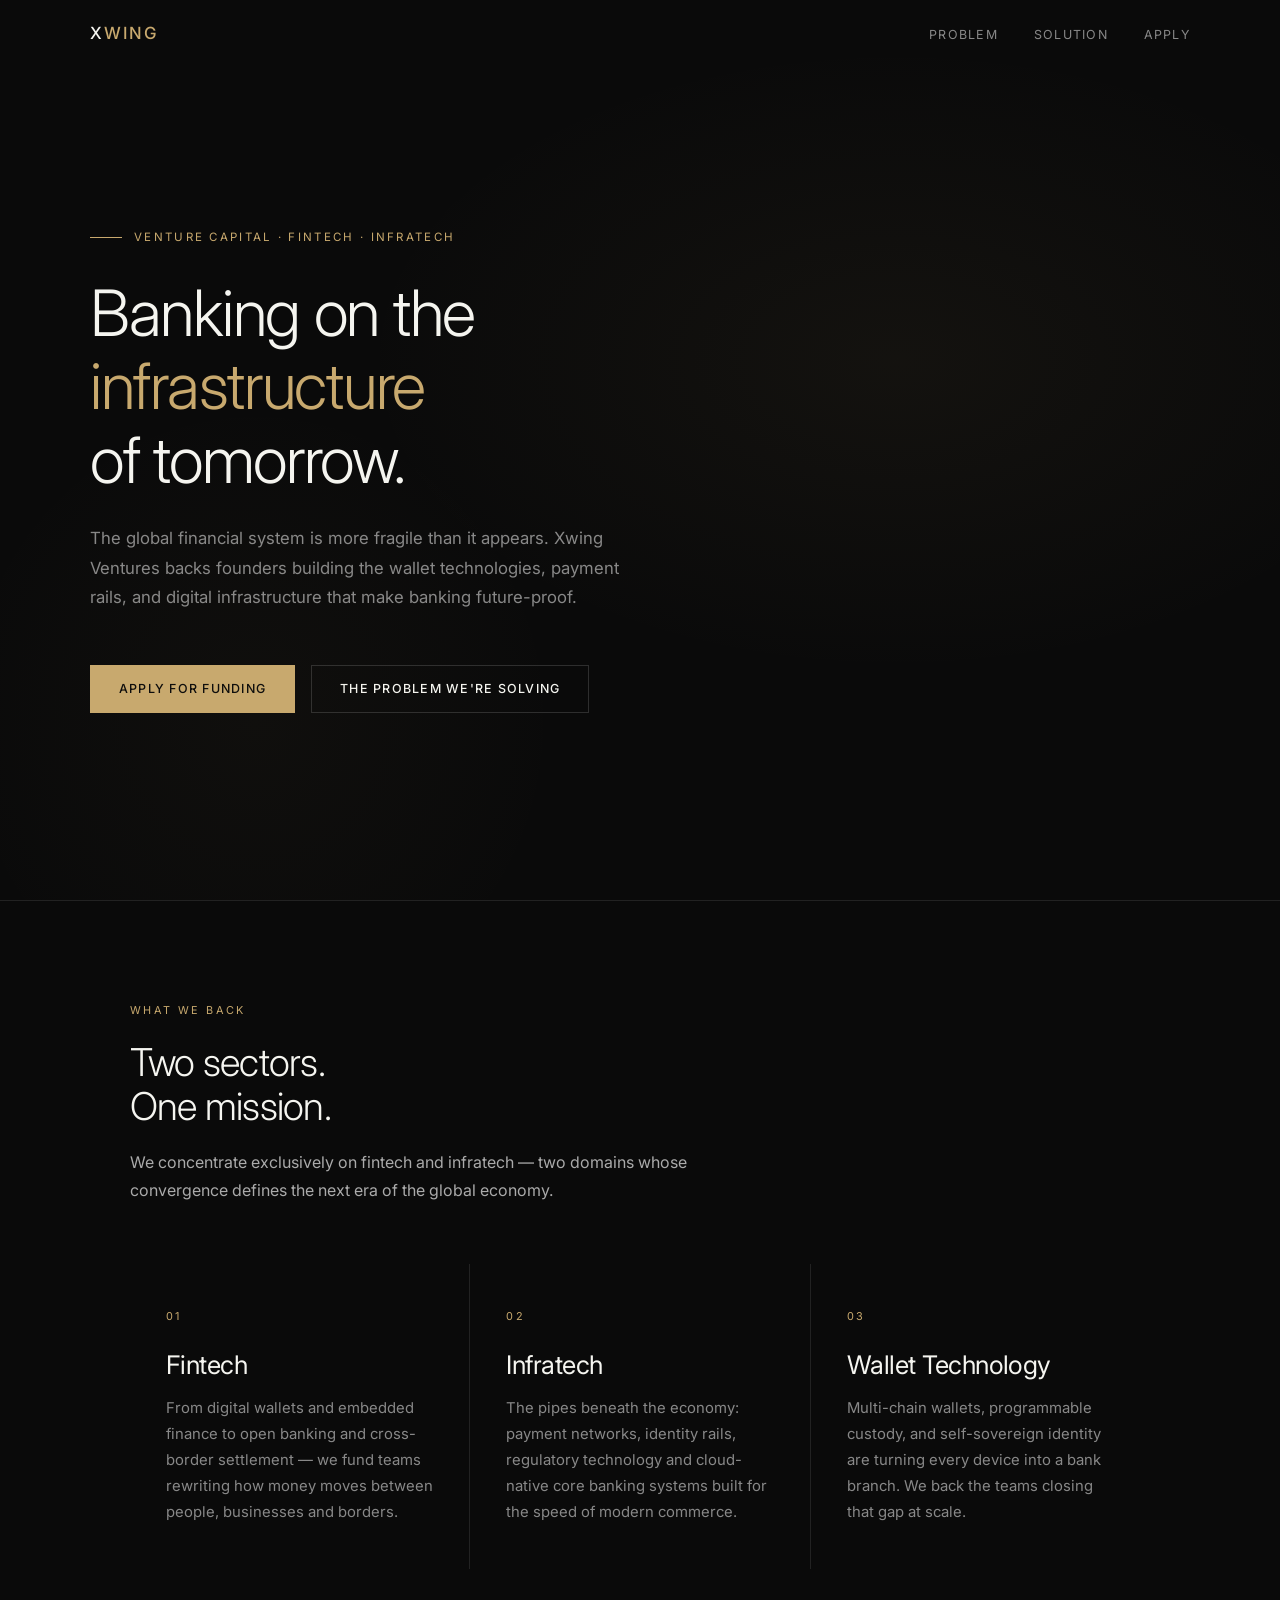
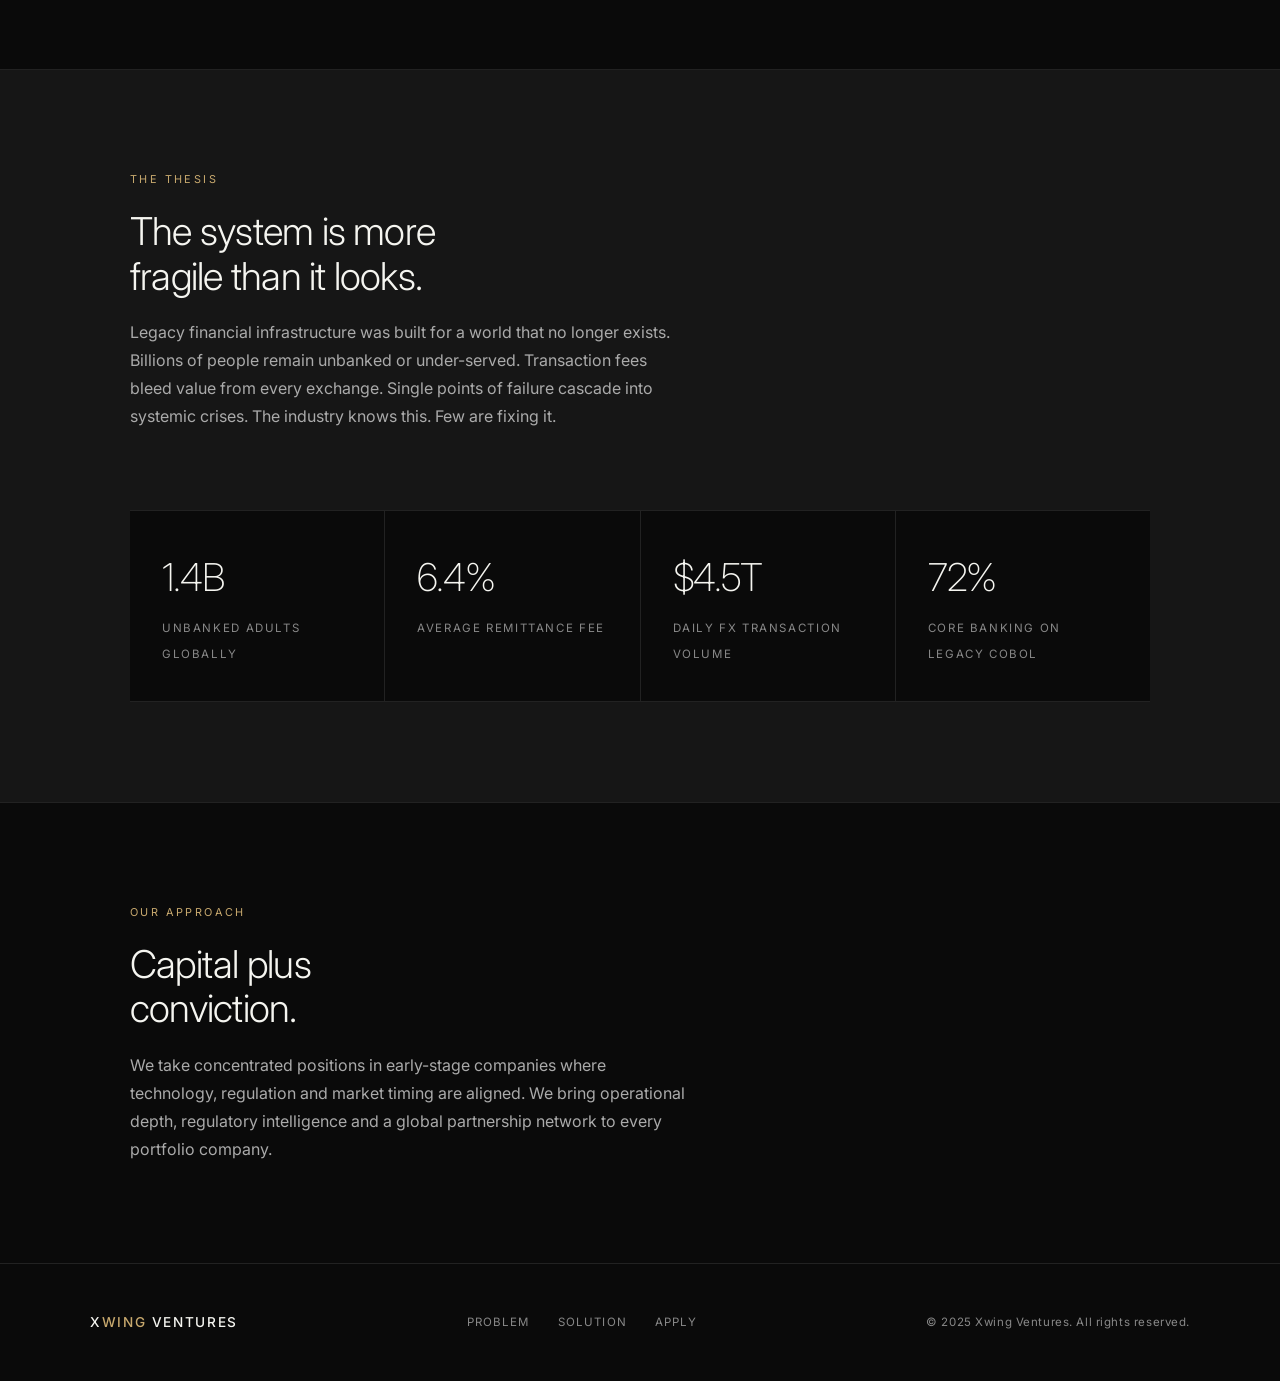
<file: index.html>
<!DOCTYPE html>
<html lang="en">
<head>
  <meta charset="UTF-8" />
  <meta name="viewport" content="width=device-width, initial-scale=1.0" />
  <title>Xwing Ventures — Fintech & Infratech Capital</title>
  <meta name="description" content="Xwing Ventures backs the builders of tomorrow's financial infrastructure. We invest in fintech and infratech companies rewriting the rules of money movement." />
  <link rel="preconnect" href="https://fonts.googleapis.com" />
  <link rel="preconnect" href="https://fonts.gstatic.com" crossorigin />
  <link href="https://fonts.googleapis.com/css2?family=Inter:wght@300;400;500&display=swap" rel="stylesheet" />
  <link rel="stylesheet" href="style.css" />
</head>
<body>

  <!-- ===== NAVIGATION ===== -->
  <nav>
    <div class="nav-inner">
      <a class="nav-logo" href="index.html">X<span>wing</span></a>
      <ul class="nav-links">
        <li><a href="problem.html">Problem</a></li>
        <li><a href="solution.html">Solution</a></li>
        <li><a href="apply.html">Apply</a></li>
      </ul>
      <button class="nav-toggle" aria-label="Toggle menu">
        <span></span><span></span><span></span>
      </button>
    </div>
  </nav>

  <!-- ===== HERO ===== -->
  <section class="hero">
    <div class="hero-inner">
      <p class="hero-label">Venture Capital · Fintech · Infratech</p>
      <h1>Banking on the<br /><em>infrastructure</em><br />of tomorrow.</h1>
      <p class="hero-sub">
        The global financial system is more fragile than it appears.
        Xwing Ventures backs founders building the wallet technologies,
        payment rails, and digital infrastructure that make banking
        future-proof.
      </p>
      <div class="hero-cta">
        <a href="apply.html" class="btn btn-primary">Apply for Funding</a>
        <a href="problem.html" class="btn btn-outline">The Problem We're Solving</a>
      </div>
    </div>
  </section>

  <hr class="rule" />

  <!-- ===== FOCUS AREAS ===== -->
  <section class="section">
    <div class="container">
      <p class="section-label">What We Back</p>
      <h2 class="section-title">Two sectors.<br />One mission.</h2>
      <p class="section-body">
        We concentrate exclusively on fintech and infratech — two domains
        whose convergence defines the next era of the global economy.
      </p>

      <div class="grid-3">
        <div class="card">
          <span class="card-number">01</span>
          <h3>Fintech</h3>
          <p>
            From digital wallets and embedded finance to open banking
            and cross-border settlement — we fund teams rewriting how
            money moves between people, businesses and borders.
          </p>
        </div>
        <div class="card">
          <span class="card-number">02</span>
          <h3>Infratech</h3>
          <p>
            The pipes beneath the economy: payment networks, identity
            rails, regulatory technology and cloud-native core banking
            systems built for the speed of modern commerce.
          </p>
        </div>
        <div class="card">
          <span class="card-number">03</span>
          <h3>Wallet Technology</h3>
          <p>
            Multi-chain wallets, programmable custody, and self-sovereign
            identity are turning every device into a bank branch.
            We back the teams closing that gap at scale.
          </p>
        </div>
      </div>
    </div>
  </section>

  <hr class="rule" />

  <!-- ===== FRAGILITY SECTION ===== -->
  <section class="section section-alt">
    <div class="container">
      <p class="section-label">The Thesis</p>
      <h2 class="section-title">The system is more<br />fragile than it looks.</h2>
      <p class="section-body">
        Legacy financial infrastructure was built for a world that no
        longer exists. Billions of people remain unbanked or under-served.
        Transaction fees bleed value from every exchange. Single points
        of failure cascade into systemic crises. The industry knows this.
        Few are fixing it.
      </p>
      <div class="stat-row">
        <div class="stat-item">
          <span class="stat-value">1.4B</span>
          <span class="stat-label">Unbanked adults globally</span>
        </div>
        <div class="stat-item">
          <span class="stat-value">6.4%</span>
          <span class="stat-label">Average remittance fee</span>
        </div>
        <div class="stat-item">
          <span class="stat-value">$4.5T</span>
          <span class="stat-label">Daily FX transaction volume</span>
        </div>
        <div class="stat-item">
          <span class="stat-value">72%</span>
          <span class="stat-label">Core banking on legacy COBOL</span>
        </div>
      </div>
    </div>
  </section>

  <hr class="rule" />

  <!-- ===== APPROACH ===== -->
  <section class="section">
    <div class="container">
      <p class="section-label">Our Approach</p>
      <h2 class="section-title">Capital plus<br />conviction.</h2>
      <p class="section-body">
        We take concentrated positions in early-stage companies where
        technology, regulation and market timing are aligned. We bring
        operational depth, regulatory intelligence and a global
        partnership network to every portfolio company.
      </p>
    </div>
  </section>

  <!-- ===== FOOTER ===== -->
  <footer>
    <div class="footer-inner">
      <span class="footer-logo">X<span>wing</span> Ventures</span>
      <nav class="footer-links">
        <a href="problem.html">Problem</a>
        <a href="solution.html">Solution</a>
        <a href="apply.html">Apply</a>
      </nav>
      <span class="footer-copy">© 2025 Xwing Ventures. All rights reserved.</span>
    </div>
  </footer>

  <script src="main.js"></script>
</body>
</html>
</file>
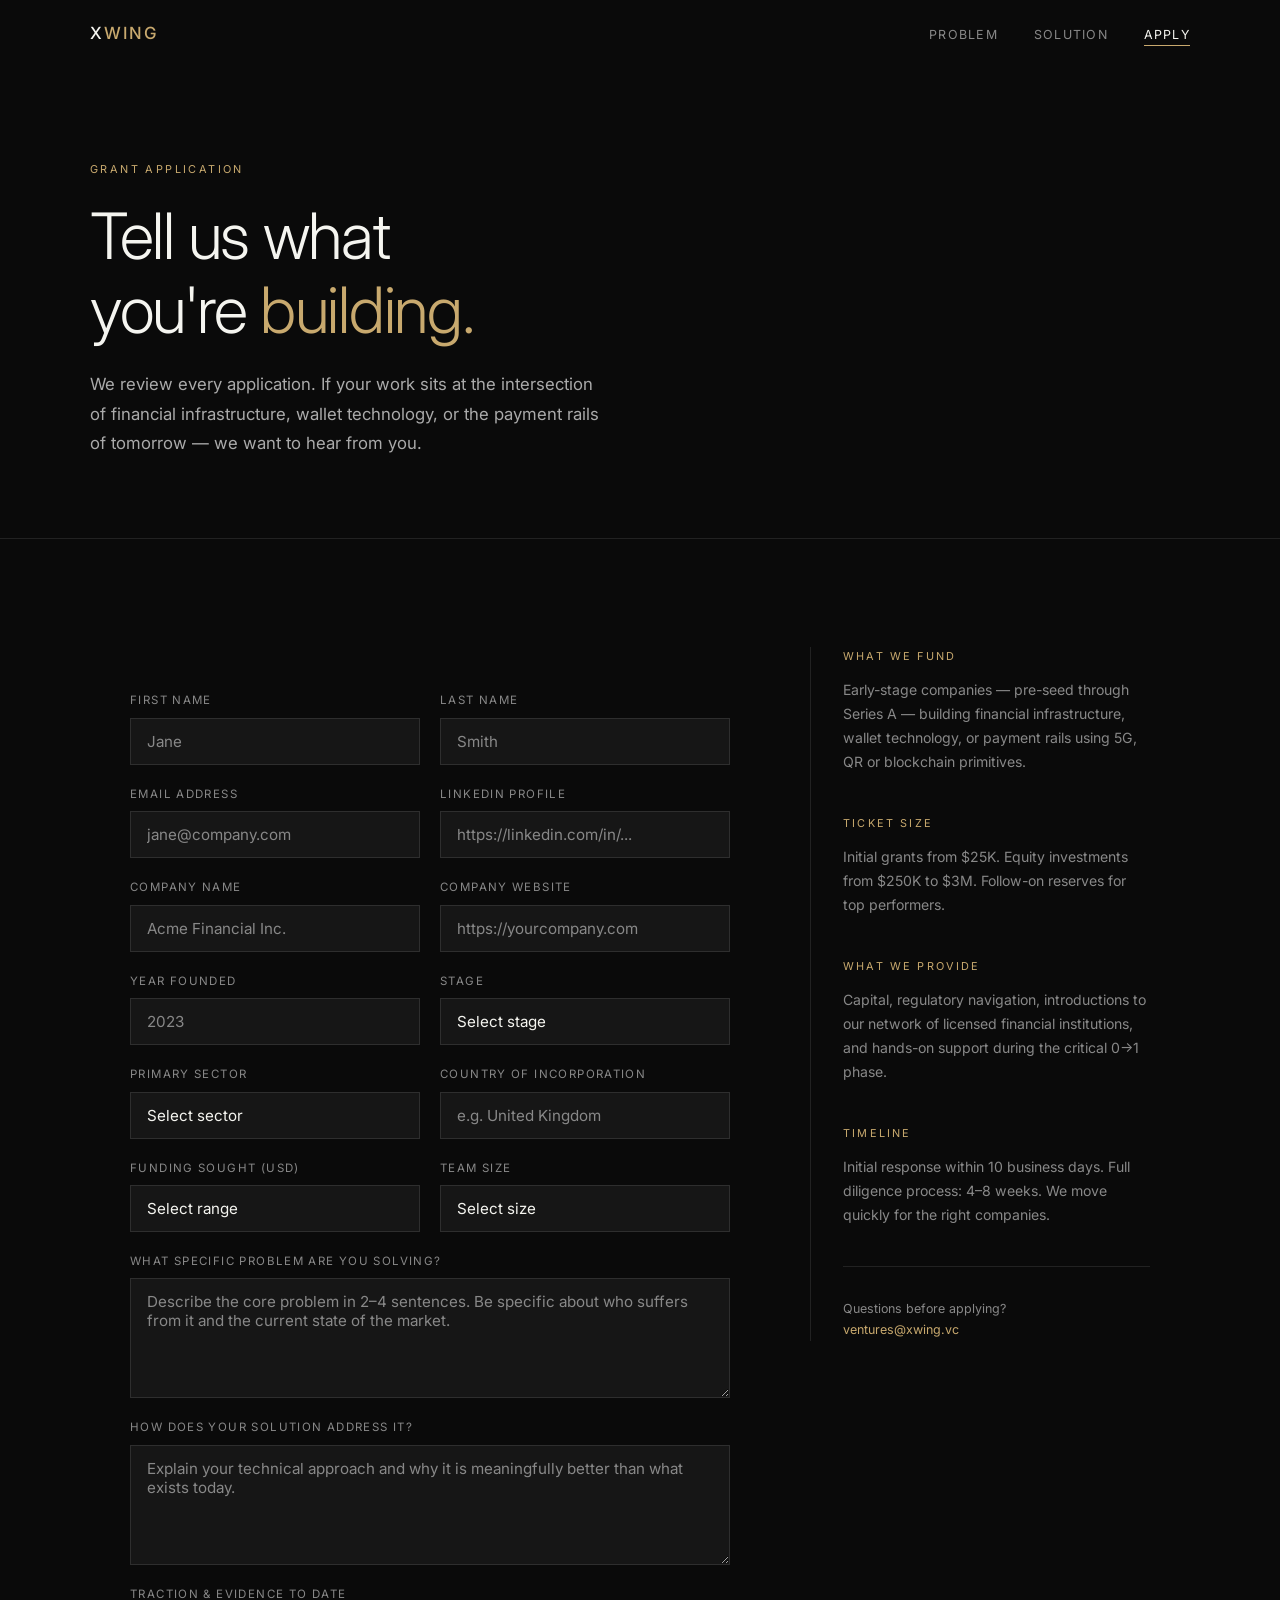
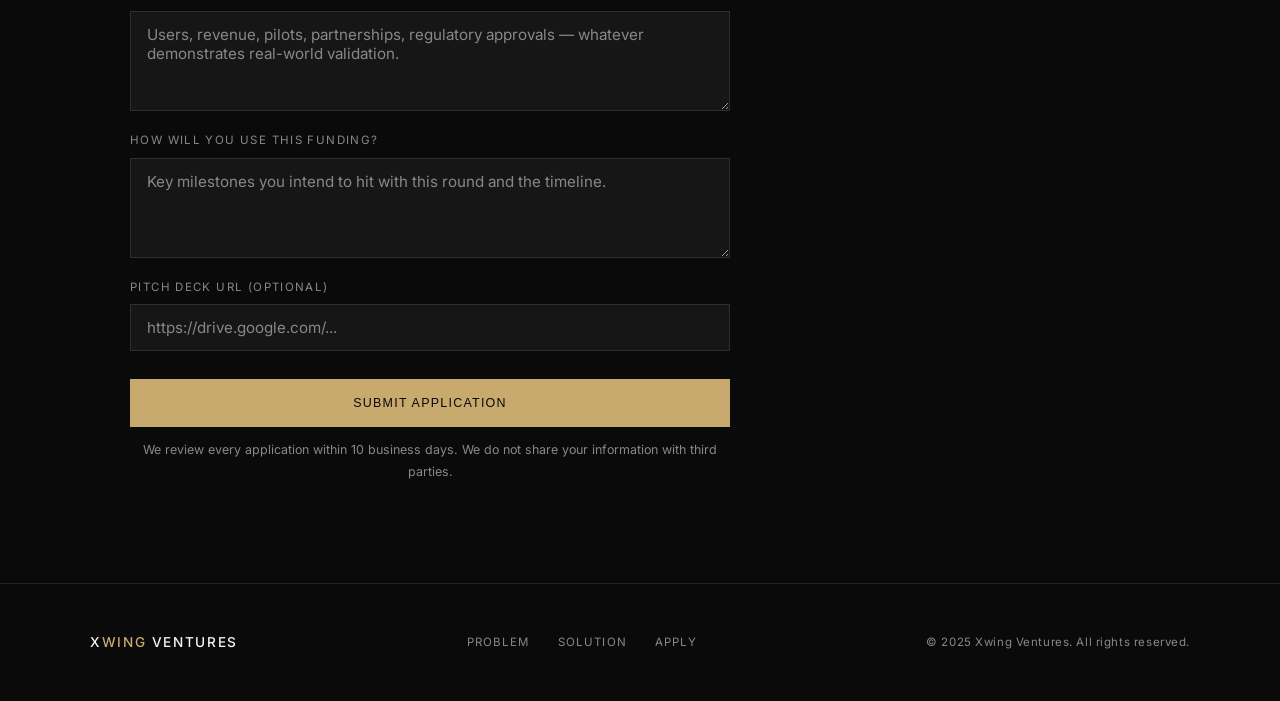
<file: apply.html>
<!DOCTYPE html>
<html lang="en">
<head>
  <meta charset="UTF-8" />
  <meta name="viewport" content="width=device-width, initial-scale=1.0" />
  <title>Apply — Xwing Ventures</title>
  <meta name="description" content="Apply for a grant or investment from Xwing Ventures. We back early-stage fintech and infratech companies." />
  <link rel="preconnect" href="https://fonts.googleapis.com" />
  <link rel="preconnect" href="https://fonts.gstatic.com" crossorigin />
  <link href="https://fonts.googleapis.com/css2?family=Inter:wght@300;400;500&display=swap" rel="stylesheet" />
  <link rel="stylesheet" href="style.css" />
</head>
<body>

  <!-- ===== NAVIGATION ===== -->
  <nav>
    <div class="nav-inner">
      <a class="nav-logo" href="index.html">X<span>wing</span></a>
      <ul class="nav-links">
        <li><a href="problem.html">Problem</a></li>
        <li><a href="solution.html">Solution</a></li>
        <li><a href="apply.html">Apply</a></li>
      </ul>
      <button class="nav-toggle" aria-label="Toggle menu">
        <span></span><span></span><span></span>
      </button>
    </div>
  </nav>

  <!-- ===== PAGE HERO ===== -->
  <div class="page-hero">
    <div class="page-hero-inner">
      <p class="section-label">Grant Application</p>
      <h1>Tell us what<br />you're <em style="font-style:normal;color:var(--accent)">building.</em></h1>
      <p style="max-width:520px;margin-top:24px;color:var(--muted-light);font-size:1.05rem;line-height:1.75;">
        We review every application. If your work sits at the intersection
        of financial infrastructure, wallet technology, or the payment rails
        of tomorrow — we want to hear from you.
      </p>
    </div>
  </div>

  <!-- ===== FORM ===== -->
  <section class="section">
    <div class="container">
      <div style="display:grid;grid-template-columns:1fr 340px;gap:80px;align-items:start;">

        <!-- Left: Form -->
        <div>
          <form id="applyForm" novalidate>
            <div class="form-grid">

              <!-- Founder info -->
              <div class="form-group">
                <label for="firstName">First Name</label>
                <input type="text" id="firstName" name="firstName" placeholder="Jane" required />
              </div>
              <div class="form-group">
                <label for="lastName">Last Name</label>
                <input type="text" id="lastName" name="lastName" placeholder="Smith" required />
              </div>
              <div class="form-group">
                <label for="email">Email Address</label>
                <input type="email" id="email" name="email" placeholder="jane@company.com" required />
              </div>
              <div class="form-group">
                <label for="linkedin">LinkedIn Profile</label>
                <input type="url" id="linkedin" name="linkedin" placeholder="https://linkedin.com/in/..." />
              </div>

              <!-- Company info -->
              <div class="form-group">
                <label for="company">Company Name</label>
                <input type="text" id="company" name="company" placeholder="Acme Financial Inc." required />
              </div>
              <div class="form-group">
                <label for="website">Company Website</label>
                <input type="url" id="website" name="website" placeholder="https://yourcompany.com" />
              </div>
              <div class="form-group">
                <label for="founded">Year Founded</label>
                <input type="number" id="founded" name="founded" placeholder="2023" min="2010" max="2026" />
              </div>
              <div class="form-group">
                <label for="stage">Stage</label>
                <select id="stage" name="stage" required>
                  <option value="" disabled selected>Select stage</option>
                  <option value="pre-seed">Pre-Seed</option>
                  <option value="seed">Seed</option>
                  <option value="series-a">Series A</option>
                  <option value="grant-only">Grant Only (non-dilutive)</option>
                  <option value="other">Other</option>
                </select>
              </div>

              <!-- Sector -->
              <div class="form-group">
                <label for="sector">Primary Sector</label>
                <select id="sector" name="sector" required>
                  <option value="" disabled selected>Select sector</option>
                  <option value="digital-wallets">Digital Wallets &amp; Custody</option>
                  <option value="payment-infra">Payment Infrastructure</option>
                  <option value="blockchain">Blockchain Settlement</option>
                  <option value="qr-payments">QR Payment Rails</option>
                  <option value="5g-fintech">5G-Enabled Fintech</option>
                  <option value="cbdc">CBDC Infrastructure</option>
                  <option value="regtech">Regulatory Technology</option>
                  <option value="embedded-finance">Embedded Finance</option>
                  <option value="defi-institutional">DeFi for Institutions</option>
                  <option value="other">Other</option>
                </select>
              </div>
              <div class="form-group">
                <label for="country">Country of Incorporation</label>
                <input type="text" id="country" name="country" placeholder="e.g. United Kingdom" required />
              </div>

              <!-- Funding ask -->
              <div class="form-group">
                <label for="amount">Funding Sought (USD)</label>
                <select id="amount" name="amount">
                  <option value="" disabled selected>Select range</option>
                  <option value="under-100k">Under $100K</option>
                  <option value="100k-500k">$100K – $500K</option>
                  <option value="500k-1m">$500K – $1M</option>
                  <option value="1m-3m">$1M – $3M</option>
                  <option value="3m-plus">$3M+</option>
                </select>
              </div>
              <div class="form-group">
                <label for="teamSize">Team Size</label>
                <select id="teamSize" name="teamSize">
                  <option value="" disabled selected>Select size</option>
                  <option value="solo">Solo Founder</option>
                  <option value="2-5">2–5</option>
                  <option value="6-15">6–15</option>
                  <option value="16-plus">16+</option>
                </select>
              </div>

              <!-- Longer fields -->
              <div class="form-group full">
                <label for="problem">What specific problem are you solving?</label>
                <textarea id="problem" name="problem" placeholder="Describe the core problem in 2–4 sentences. Be specific about who suffers from it and the current state of the market." required></textarea>
              </div>
              <div class="form-group full">
                <label for="solution">How does your solution address it?</label>
                <textarea id="solution" name="solution" placeholder="Explain your technical approach and why it is meaningfully better than what exists today." required></textarea>
              </div>
              <div class="form-group full">
                <label for="traction">Traction &amp; evidence to date</label>
                <textarea id="traction" name="traction" placeholder="Users, revenue, pilots, partnerships, regulatory approvals — whatever demonstrates real-world validation." style="min-height:100px;"></textarea>
              </div>
              <div class="form-group full">
                <label for="useOfFunds">How will you use this funding?</label>
                <textarea id="useOfFunds" name="useOfFunds" placeholder="Key milestones you intend to hit with this round and the timeline." style="min-height:100px;"></textarea>
              </div>
              <div class="form-group full">
                <label for="deck">Pitch Deck URL (optional)</label>
                <input type="url" id="deck" name="deck" placeholder="https://drive.google.com/..." />
              </div>

              <div class="form-submit">
                <button type="submit" class="btn btn-primary" style="width:100%;justify-content:center;padding:16px;">
                  Submit Application
                </button>
                <p class="form-note">
                  We review every application within 10 business days.
                  We do not share your information with third parties.
                </p>
              </div>

            </div>
          </form>
        </div>

        <!-- Right: Info sidebar -->
        <aside style="padding-top:8px;">
          <div style="border-left:1px solid var(--border);padding-left:32px;display:flex;flex-direction:column;gap:40px;">

            <div>
              <p style="font-size:0.68rem;letter-spacing:0.2em;text-transform:uppercase;color:var(--accent);margin-bottom:12px;">What We Fund</p>
              <p style="font-size:0.88rem;color:var(--muted);line-height:1.7;">
                Early-stage companies — pre-seed through Series A — building
                financial infrastructure, wallet technology, or payment rails
                using 5G, QR or blockchain primitives.
              </p>
            </div>

            <div>
              <p style="font-size:0.68rem;letter-spacing:0.2em;text-transform:uppercase;color:var(--accent);margin-bottom:12px;">Ticket Size</p>
              <p style="font-size:0.88rem;color:var(--muted);line-height:1.7;">
                Initial grants from $25K. Equity investments from $250K
                to $3M. Follow-on reserves for top performers.
              </p>
            </div>

            <div>
              <p style="font-size:0.68rem;letter-spacing:0.2em;text-transform:uppercase;color:var(--accent);margin-bottom:12px;">What We Provide</p>
              <p style="font-size:0.88rem;color:var(--muted);line-height:1.7;">
                Capital, regulatory navigation, introductions to our network
                of licensed financial institutions, and hands-on support
                during the critical 0→1 phase.
              </p>
            </div>

            <div>
              <p style="font-size:0.68rem;letter-spacing:0.2em;text-transform:uppercase;color:var(--accent);margin-bottom:12px;">Timeline</p>
              <p style="font-size:0.88rem;color:var(--muted);line-height:1.7;">
                Initial response within 10 business days.
                Full diligence process: 4–8 weeks.
                We move quickly for the right companies.
              </p>
            </div>

            <div style="border-top:1px solid var(--border);padding-top:32px;">
              <p style="font-size:0.78rem;color:var(--muted);line-height:1.65;">
                Questions before applying?<br />
                <a href="mailto:ventures@xwing.vc" style="color:var(--accent);">ventures@xwing.vc</a>
              </p>
            </div>

          </div>
        </aside>

      </div>
    </div>
  </section>

  <!-- ===== FOOTER ===== -->
  <footer>
    <div class="footer-inner">
      <span class="footer-logo">X<span>wing</span> Ventures</span>
      <nav class="footer-links">
        <a href="problem.html">Problem</a>
        <a href="solution.html">Solution</a>
        <a href="apply.html">Apply</a>
      </nav>
      <span class="footer-copy">© 2025 Xwing Ventures. All rights reserved.</span>
    </div>
  </footer>

  <script src="main.js"></script>
  <style>
    @media (max-width: 900px) {
      .container > div[style*="grid-template-columns"] {
        display: block !important;
      }
      aside { margin-top: 48px; }
      aside > div { padding-left: 0 !important; border-left: none !important; border-top: 1px solid var(--border); padding-top: 32px !important; }
    }
  </style>
</body>
</html>
</file>
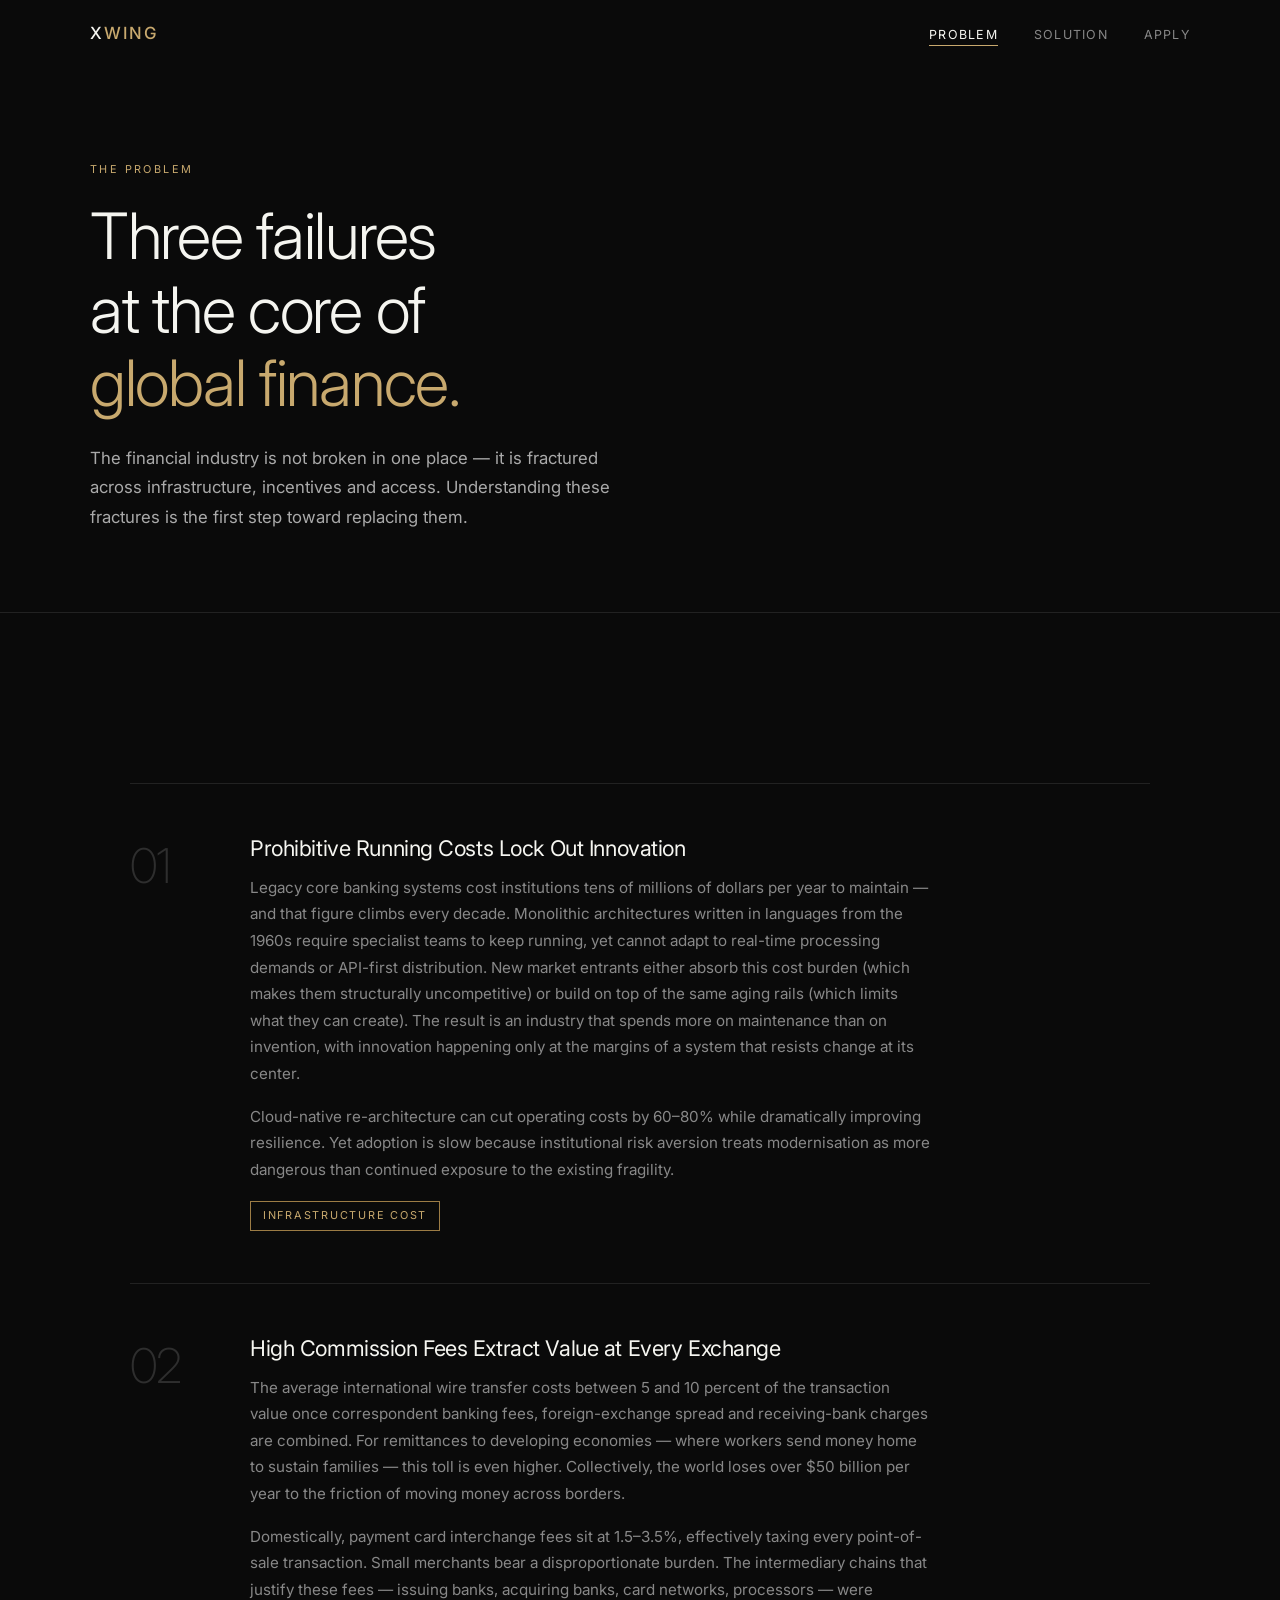
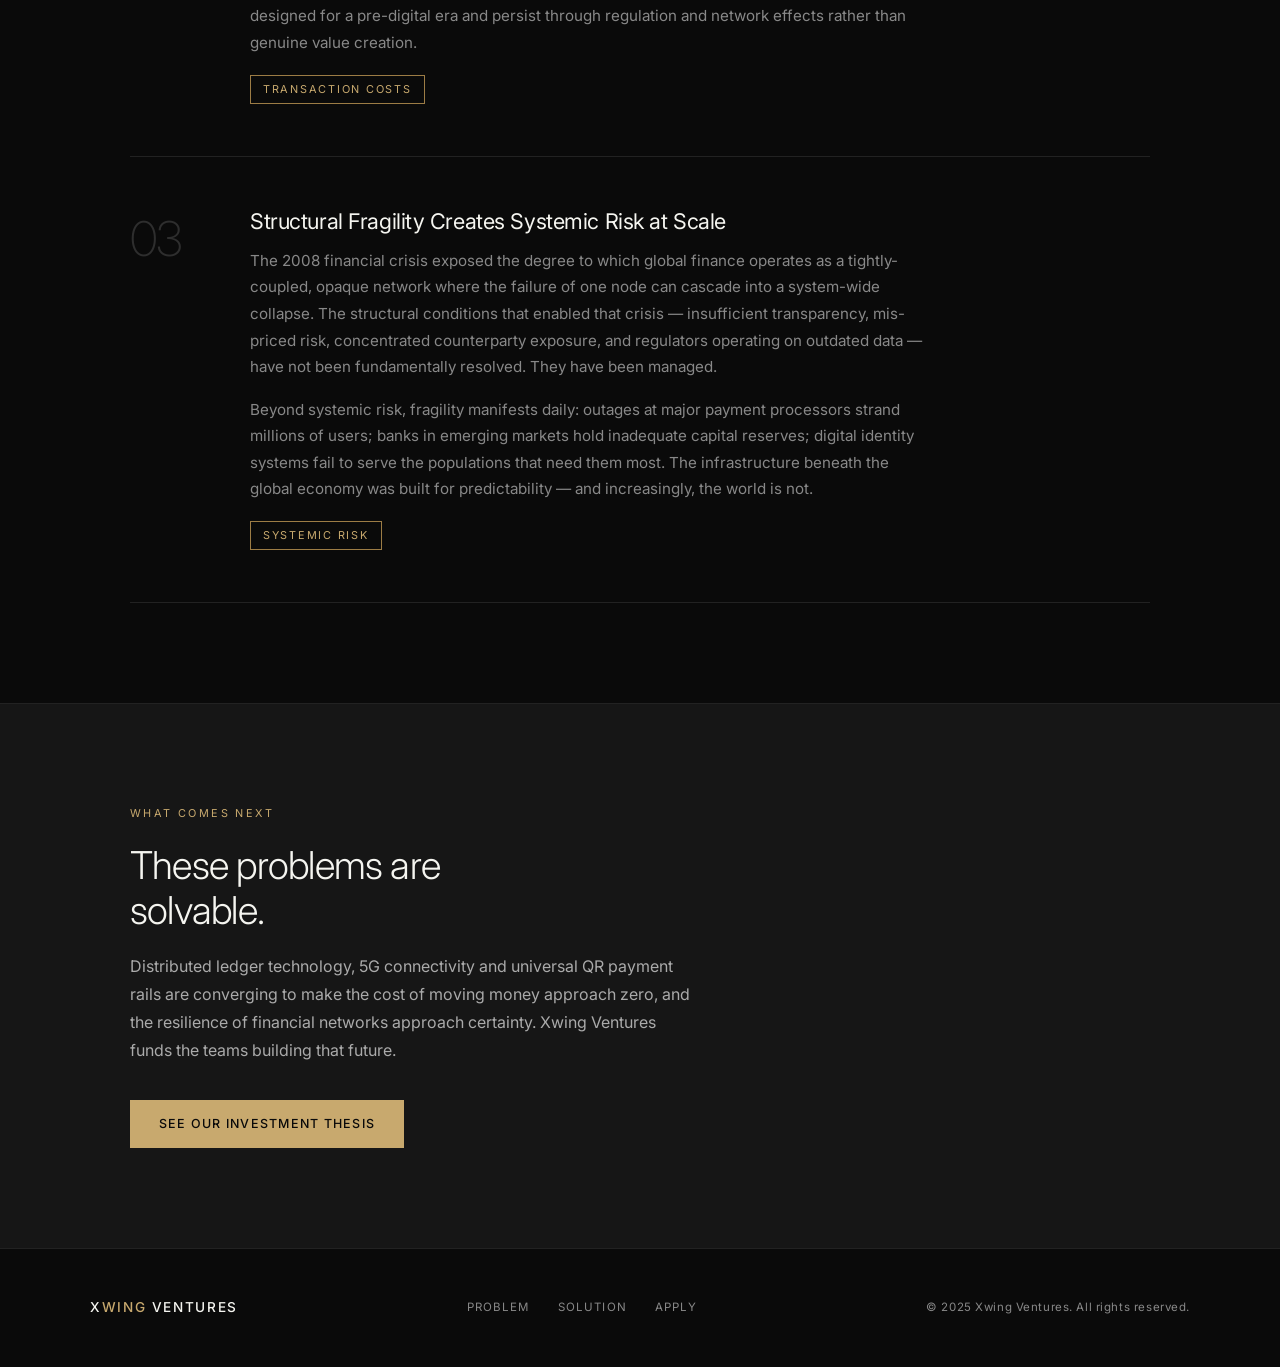
<file: problem.html>
<!DOCTYPE html>
<html lang="en">
<head>
  <meta charset="UTF-8" />
  <meta name="viewport" content="width=device-width, initial-scale=1.0" />
  <title>The Problem — Xwing Ventures</title>
  <meta name="description" content="Three systemic failures make global financial infrastructure dangerously fragile. Xwing Ventures identifies and funds the solutions." />
  <link rel="preconnect" href="https://fonts.googleapis.com" />
  <link rel="preconnect" href="https://fonts.gstatic.com" crossorigin />
  <link href="https://fonts.googleapis.com/css2?family=Inter:wght@300;400;500&display=swap" rel="stylesheet" />
  <link rel="stylesheet" href="style.css" />
</head>
<body>

  <!-- ===== NAVIGATION ===== -->
  <nav>
    <div class="nav-inner">
      <a class="nav-logo" href="index.html">X<span>wing</span></a>
      <ul class="nav-links">
        <li><a href="problem.html">Problem</a></li>
        <li><a href="solution.html">Solution</a></li>
        <li><a href="apply.html">Apply</a></li>
      </ul>
      <button class="nav-toggle" aria-label="Toggle menu">
        <span></span><span></span><span></span>
      </button>
    </div>
  </nav>

  <!-- ===== PAGE HERO ===== -->
  <div class="page-hero">
    <div class="page-hero-inner">
      <p class="section-label">The Problem</p>
      <h1>Three failures<br />at the core of<br /><em style="font-style:normal;color:var(--accent)">global finance.</em></h1>
      <p style="max-width:560px;margin-top:24px;color:var(--muted-light);font-size:1.05rem;line-height:1.75;">
        The financial industry is not broken in one place — it is fractured
        across infrastructure, incentives and access. Understanding these
        fractures is the first step toward replacing them.
      </p>
    </div>
  </div>

  <!-- ===== PROBLEMS ===== -->
  <section class="section">
    <div class="container">
      <div class="problem-list">

        <!-- PROBLEM 1 -->
        <div class="problem-item">
          <div class="problem-num">01</div>
          <div class="problem-content">
            <h3>Prohibitive Running Costs Lock Out Innovation</h3>
            <p>
              Legacy core banking systems cost institutions tens of millions
              of dollars per year to maintain — and that figure climbs every
              decade. Monolithic architectures written in languages from the
              1960s require specialist teams to keep running, yet cannot
              adapt to real-time processing demands or API-first distribution.
              New market entrants either absorb this cost burden (which makes
              them structurally uncompetitive) or build on top of the same
              aging rails (which limits what they can create). The result is
              an industry that spends more on maintenance than on invention,
              with innovation happening only at the margins of a system that
              resists change at its center.
            </p>
            <p style="margin-top:16px;">
              Cloud-native re-architecture can cut operating costs by 60–80%
              while dramatically improving resilience. Yet adoption is slow
              because institutional risk aversion treats modernisation as more
              dangerous than continued exposure to the existing fragility.
            </p>
            <span class="problem-tag">Infrastructure Cost</span>
          </div>
        </div>

        <!-- PROBLEM 2 -->
        <div class="problem-item">
          <div class="problem-num">02</div>
          <div class="problem-content">
            <h3>High Commission Fees Extract Value at Every Exchange</h3>
            <p>
              The average international wire transfer costs between 5 and 10
              percent of the transaction value once correspondent banking fees,
              foreign-exchange spread and receiving-bank charges are combined.
              For remittances to developing economies — where workers send
              money home to sustain families — this toll is even higher.
              Collectively, the world loses over $50 billion per year to
              the friction of moving money across borders.
            </p>
            <p style="margin-top:16px;">
              Domestically, payment card interchange fees sit at 1.5–3.5%,
              effectively taxing every point-of-sale transaction. Small
              merchants bear a disproportionate burden. The intermediary
              chains that justify these fees — issuing banks, acquiring banks,
              card networks, processors — were designed for a pre-digital era
              and persist through regulation and network effects rather than
              genuine value creation.
            </p>
            <span class="problem-tag">Transaction Costs</span>
          </div>
        </div>

        <!-- PROBLEM 3 -->
        <div class="problem-item">
          <div class="problem-num">03</div>
          <div class="problem-content">
            <h3>Structural Fragility Creates Systemic Risk at Scale</h3>
            <p>
              The 2008 financial crisis exposed the degree to which global
              finance operates as a tightly-coupled, opaque network where
              the failure of one node can cascade into a system-wide collapse.
              The structural conditions that enabled that crisis — insufficient
              transparency, mis-priced risk, concentrated counterparty
              exposure, and regulators operating on outdated data — have not
              been fundamentally resolved. They have been managed.
            </p>
            <p style="margin-top:16px;">
              Beyond systemic risk, fragility manifests daily: outages at
              major payment processors strand millions of users; banks in
              emerging markets hold inadequate capital reserves; digital
              identity systems fail to serve the populations that need them
              most. The infrastructure beneath the global economy was built
              for predictability — and increasingly, the world is not.
            </p>
            <span class="problem-tag">Systemic Risk</span>
          </div>
        </div>

      </div>
    </div>
  </section>

  <hr class="rule" />

  <!-- ===== BRIDGE TO SOLUTION ===== -->
  <section class="section section-alt">
    <div class="container">
      <p class="section-label">What Comes Next</p>
      <h2 class="section-title">These problems are<br />solvable.</h2>
      <p class="section-body">
        Distributed ledger technology, 5G connectivity and universal QR
        payment rails are converging to make the cost of moving money
        approach zero, and the resilience of financial networks approach
        certainty. Xwing Ventures funds the teams building that future.
      </p>
      <div style="margin-top:36px;">
        <a href="solution.html" class="btn btn-primary">See Our Investment Thesis</a>
      </div>
    </div>
  </section>

  <!-- ===== FOOTER ===== -->
  <footer>
    <div class="footer-inner">
      <span class="footer-logo">X<span>wing</span> Ventures</span>
      <nav class="footer-links">
        <a href="problem.html">Problem</a>
        <a href="solution.html">Solution</a>
        <a href="apply.html">Apply</a>
      </nav>
      <span class="footer-copy">© 2025 Xwing Ventures. All rights reserved.</span>
    </div>
  </footer>

  <script src="main.js"></script>
</body>
</html>
</file>
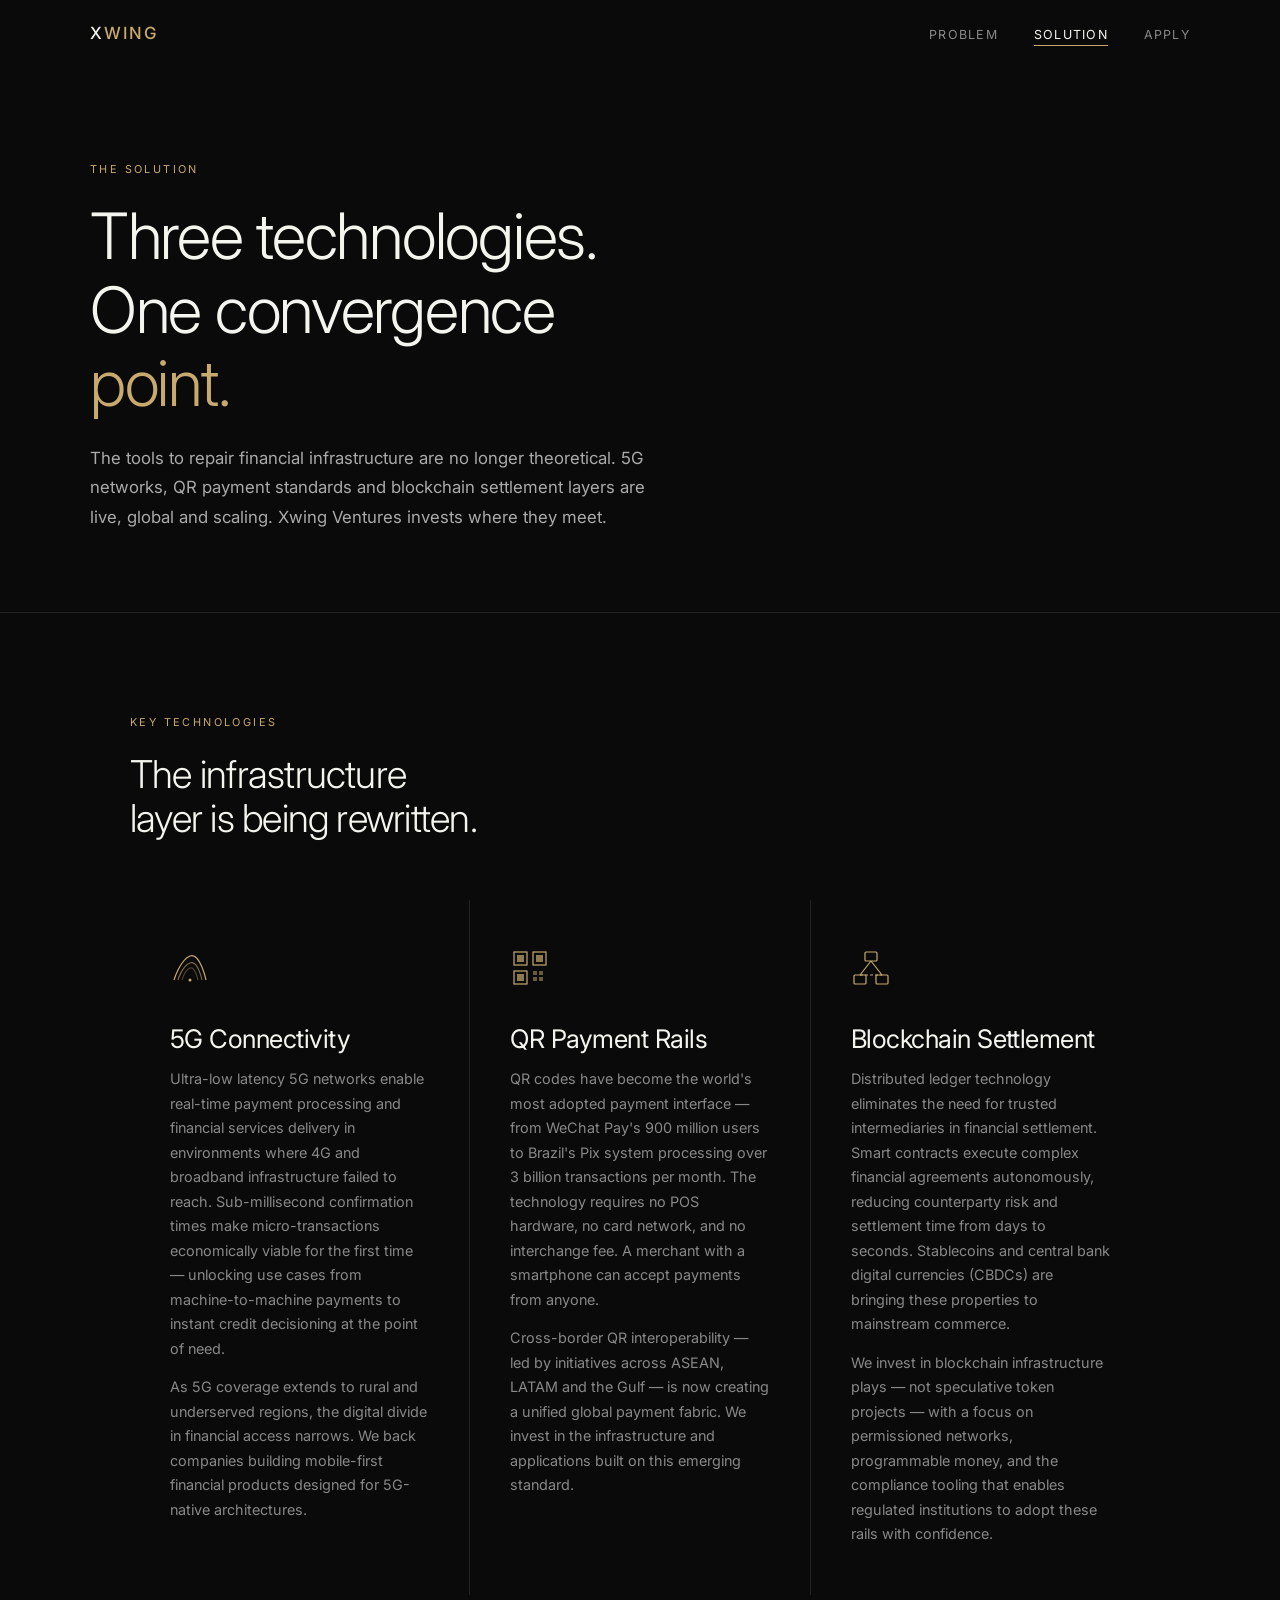
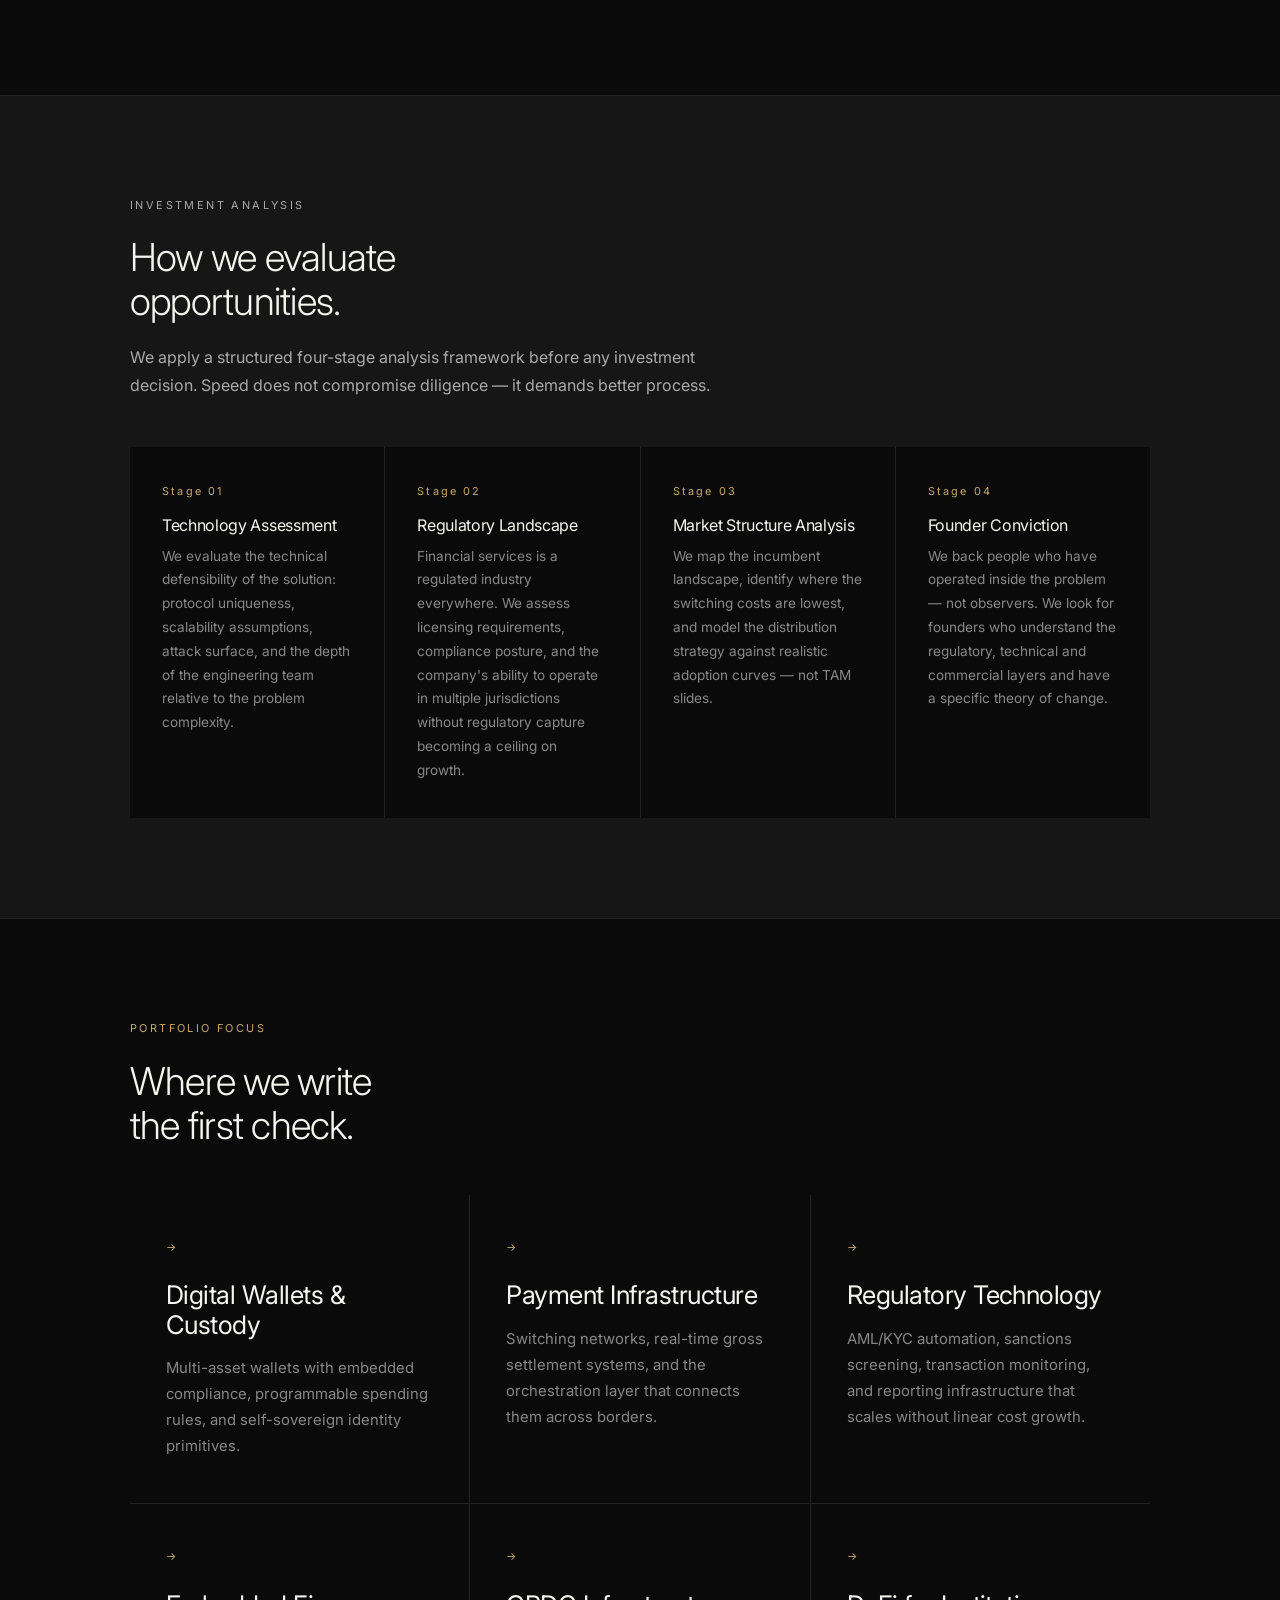
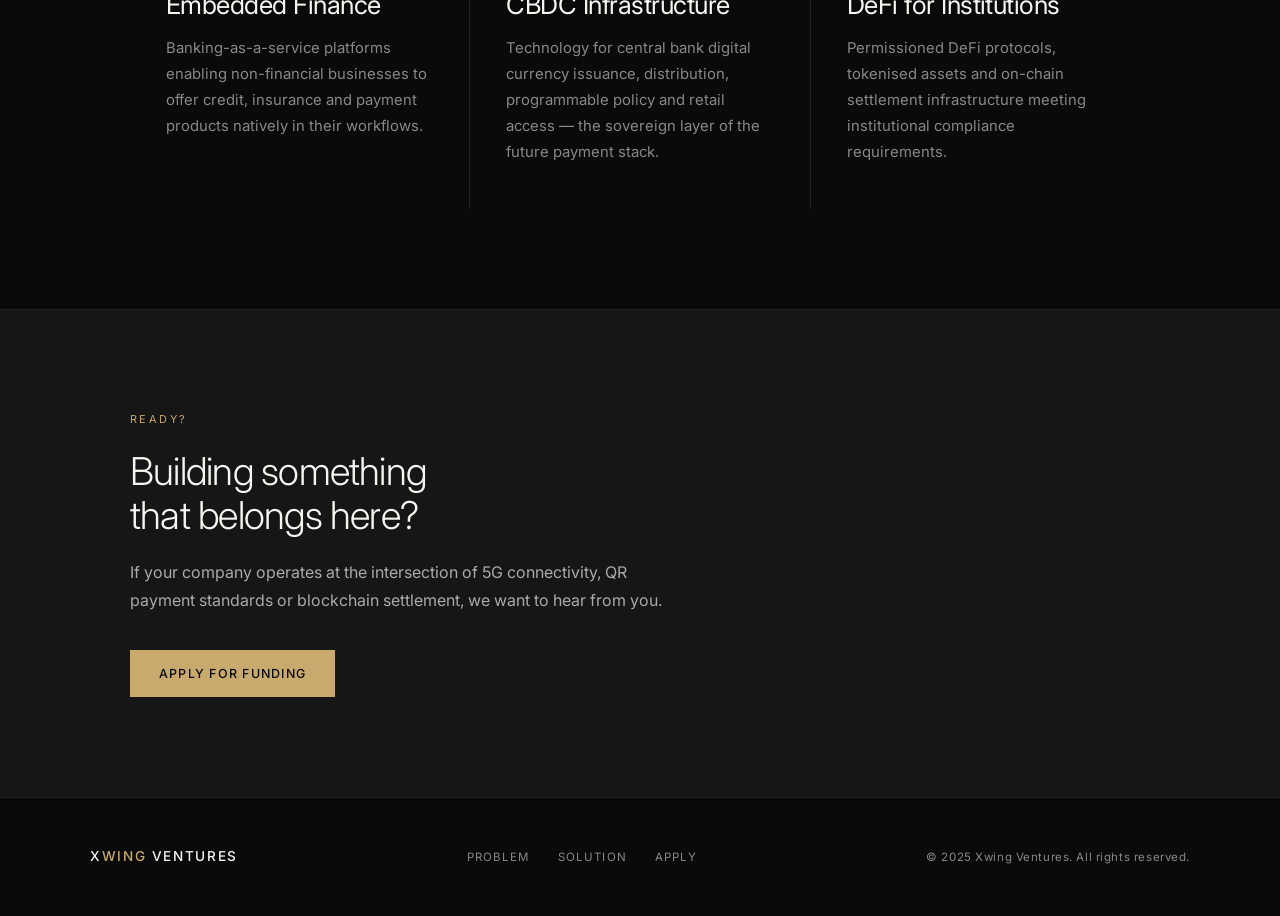
<file: solution.html>
<!DOCTYPE html>
<html lang="en">
<head>
  <meta charset="UTF-8" />
  <meta name="viewport" content="width=device-width, initial-scale=1.0" />
  <title>Our Solution — Xwing Ventures</title>
  <meta name="description" content="5G, QR and blockchain are the three technologies rewriting financial infrastructure. Xwing Ventures invests at their intersection." />
  <link rel="preconnect" href="https://fonts.googleapis.com" />
  <link rel="preconnect" href="https://fonts.gstatic.com" crossorigin />
  <link href="https://fonts.googleapis.com/css2?family=Inter:wght@300;400;500&display=swap" rel="stylesheet" />
  <link rel="stylesheet" href="style.css" />
</head>
<body>

  <!-- ===== NAVIGATION ===== -->
  <nav>
    <div class="nav-inner">
      <a class="nav-logo" href="index.html">X<span>wing</span></a>
      <ul class="nav-links">
        <li><a href="problem.html">Problem</a></li>
        <li><a href="solution.html">Solution</a></li>
        <li><a href="apply.html">Apply</a></li>
      </ul>
      <button class="nav-toggle" aria-label="Toggle menu">
        <span></span><span></span><span></span>
      </button>
    </div>
  </nav>

  <!-- ===== PAGE HERO ===== -->
  <div class="page-hero">
    <div class="page-hero-inner">
      <p class="section-label">The Solution</p>
      <h1>Three technologies.<br />One convergence<br /><em style="font-style:normal;color:var(--accent)">point.</em></h1>
      <p style="max-width:580px;margin-top:24px;color:var(--muted-light);font-size:1.05rem;line-height:1.75;">
        The tools to repair financial infrastructure are no longer theoretical.
        5G networks, QR payment standards and blockchain settlement layers are
        live, global and scaling. Xwing Ventures invests where they meet.
      </p>
    </div>
  </div>

  <!-- ===== THREE TECHNOLOGIES ===== -->
  <section class="section">
    <div class="container">
      <p class="section-label">Key Technologies</p>
      <h2 class="section-title">The infrastructure<br />layer is being rewritten.</h2>

      <div class="tech-grid">

        <!-- 5G -->
        <div class="tech-tile">
          <svg class="tech-icon" viewBox="0 0 40 40" fill="none" xmlns="http://www.w3.org/2000/svg">
            <path d="M4 32 C4 32 10 12 20 8 C30 4 36 32 36 32" stroke="currentColor" stroke-width="1.2" fill="none"/>
            <path d="M8 32 C8 32 12 18 20 15 C28 12 32 32 32 32" stroke="currentColor" stroke-width="1.2" fill="none" opacity="0.6"/>
            <path d="M12 32 C12 32 15 22 20 20 C25 18 28 32 28 32" stroke="currentColor" stroke-width="1.2" fill="none" opacity="0.35"/>
            <circle cx="20" cy="32" r="1.5" fill="currentColor"/>
          </svg>
          <h3>5G Connectivity</h3>
          <p>
            Ultra-low latency 5G networks enable real-time payment
            processing and financial services delivery in environments
            where 4G and broadband infrastructure failed to reach.
            Sub-millisecond confirmation times make micro-transactions
            economically viable for the first time — unlocking use cases
            from machine-to-machine payments to instant credit decisioning
            at the point of need.
          </p>
          <p style="margin-top:14px;">
            As 5G coverage extends to rural and underserved regions,
            the digital divide in financial access narrows. We back
            companies building mobile-first financial products designed
            for 5G-native architectures.
          </p>
        </div>

        <!-- QR -->
        <div class="tech-tile">
          <svg class="tech-icon" viewBox="0 0 40 40" fill="none" xmlns="http://www.w3.org/2000/svg">
            <rect x="4" y="4" width="13" height="13" stroke="currentColor" stroke-width="1.2" fill="none"/>
            <rect x="7" y="7" width="7" height="7" fill="currentColor" opacity="0.7"/>
            <rect x="23" y="4" width="13" height="13" stroke="currentColor" stroke-width="1.2" fill="none"/>
            <rect x="26" y="7" width="7" height="7" fill="currentColor" opacity="0.7"/>
            <rect x="4" y="23" width="13" height="13" stroke="currentColor" stroke-width="1.2" fill="none"/>
            <rect x="7" y="26" width="7" height="7" fill="currentColor" opacity="0.7"/>
            <rect x="23" y="23" width="4" height="4" fill="currentColor" opacity="0.5"/>
            <rect x="29" y="23" width="4" height="4" fill="currentColor" opacity="0.5"/>
            <rect x="23" y="29" width="4" height="4" fill="currentColor" opacity="0.5"/>
            <rect x="29" y="29" width="4" height="4" fill="currentColor" opacity="0.5"/>
          </svg>
          <h3>QR Payment Rails</h3>
          <p>
            QR codes have become the world's most adopted payment interface —
            from WeChat Pay's 900 million users to Brazil's Pix system
            processing over 3 billion transactions per month. The technology
            requires no POS hardware, no card network, and no interchange fee.
            A merchant with a smartphone can accept payments from anyone.
          </p>
          <p style="margin-top:14px;">
            Cross-border QR interoperability — led by initiatives across
            ASEAN, LATAM and the Gulf — is now creating a unified
            global payment fabric. We invest in the infrastructure and
            applications built on this emerging standard.
          </p>
        </div>

        <!-- Blockchain -->
        <div class="tech-tile">
          <svg class="tech-icon" viewBox="0 0 40 40" fill="none" xmlns="http://www.w3.org/2000/svg">
            <rect x="14" y="4" width="12" height="9" rx="1" stroke="currentColor" stroke-width="1.2" fill="none"/>
            <rect x="3" y="27" width="12" height="9" rx="1" stroke="currentColor" stroke-width="1.2" fill="none"/>
            <rect x="25" y="27" width="12" height="9" rx="1" stroke="currentColor" stroke-width="1.2" fill="none"/>
            <path d="M20 13 L9 27" stroke="currentColor" stroke-width="1.2"/>
            <path d="M20 13 L31 27" stroke="currentColor" stroke-width="1.2"/>
            <path d="M9 27 L31 27" stroke="currentColor" stroke-width="1.2" stroke-dasharray="3 2"/>
          </svg>
          <h3>Blockchain Settlement</h3>
          <p>
            Distributed ledger technology eliminates the need for trusted
            intermediaries in financial settlement. Smart contracts execute
            complex financial agreements autonomously, reducing counterparty
            risk and settlement time from days to seconds. Stablecoins
            and central bank digital currencies (CBDCs) are bringing
            these properties to mainstream commerce.
          </p>
          <p style="margin-top:14px;">
            We invest in blockchain infrastructure plays — not speculative
            token projects — with a focus on permissioned networks,
            programmable money, and the compliance tooling that enables
            regulated institutions to adopt these rails with confidence.
          </p>
        </div>

      </div>
    </div>
  </section>

  <hr class="rule" />

  <!-- ===== INVESTMENT ANALYSIS APPROACH ===== -->
  <section class="section section-alt">
    <div class="container">
      <div class="approach-block" style="border-top:none;padding-top:0;margin-top:0;">
        <p class="section-label">Investment Analysis</p>
        <h2 class="section-title">How we evaluate<br />opportunities.</h2>
        <p class="section-body">
          We apply a structured four-stage analysis framework before
          any investment decision. Speed does not compromise diligence —
          it demands better process.
        </p>

        <div class="approach-steps" style="margin-top:48px;">
          <div class="approach-step">
            <span class="approach-step-num">Stage 01</span>
            <h4>Technology Assessment</h4>
            <p>
              We evaluate the technical defensibility of the solution:
              protocol uniqueness, scalability assumptions, attack surface,
              and the depth of the engineering team relative to the
              problem complexity.
            </p>
          </div>
          <div class="approach-step">
            <span class="approach-step-num">Stage 02</span>
            <h4>Regulatory Landscape</h4>
            <p>
              Financial services is a regulated industry everywhere.
              We assess licensing requirements, compliance posture,
              and the company's ability to operate in multiple
              jurisdictions without regulatory capture becoming
              a ceiling on growth.
            </p>
          </div>
          <div class="approach-step">
            <span class="approach-step-num">Stage 03</span>
            <h4>Market Structure Analysis</h4>
            <p>
              We map the incumbent landscape, identify where
              the switching costs are lowest, and model the
              distribution strategy against realistic adoption
              curves — not TAM slides.
            </p>
          </div>
          <div class="approach-step">
            <span class="approach-step-num">Stage 04</span>
            <h4>Founder Conviction</h4>
            <p>
              We back people who have operated inside the problem —
              not observers. We look for founders who understand
              the regulatory, technical and commercial layers
              and have a specific theory of change.
            </p>
          </div>
        </div>
      </div>
    </div>
  </section>

  <hr class="rule" />

  <!-- ===== PORTFOLIO FOCUS ===== -->
  <section class="section">
    <div class="container">
      <p class="section-label">Portfolio Focus</p>
      <h2 class="section-title">Where we write<br />the first check.</h2>

      <div class="grid-3" style="margin-top:48px;">
        <div class="card">
          <span class="card-number">→</span>
          <h3>Digital Wallets & Custody</h3>
          <p>
            Multi-asset wallets with embedded compliance, programmable
            spending rules, and self-sovereign identity primitives.
          </p>
        </div>
        <div class="card">
          <span class="card-number">→</span>
          <h3>Payment Infrastructure</h3>
          <p>
            Switching networks, real-time gross settlement systems,
            and the orchestration layer that connects them across borders.
          </p>
        </div>
        <div class="card">
          <span class="card-number">→</span>
          <h3>Regulatory Technology</h3>
          <p>
            AML/KYC automation, sanctions screening, transaction
            monitoring, and reporting infrastructure that scales
            without linear cost growth.
          </p>
        </div>
        <div class="card">
          <span class="card-number">→</span>
          <h3>Embedded Finance</h3>
          <p>
            Banking-as-a-service platforms enabling non-financial
            businesses to offer credit, insurance and payment
            products natively in their workflows.
          </p>
        </div>
        <div class="card">
          <span class="card-number">→</span>
          <h3>CBDC Infrastructure</h3>
          <p>
            Technology for central bank digital currency issuance,
            distribution, programmable policy and retail access —
            the sovereign layer of the future payment stack.
          </p>
        </div>
        <div class="card">
          <span class="card-number">→</span>
          <h3>DeFi for Institutions</h3>
          <p>
            Permissioned DeFi protocols, tokenised assets and
            on-chain settlement infrastructure meeting institutional
            compliance requirements.
          </p>
        </div>
      </div>
    </div>
  </section>

  <hr class="rule" />

  <!-- ===== CTA ===== -->
  <section class="section section-alt">
    <div class="container">
      <p class="section-label">Ready?</p>
      <h2 class="section-title">Building something<br />that belongs here?</h2>
      <p class="section-body">
        If your company operates at the intersection of 5G connectivity,
        QR payment standards or blockchain settlement, we want to hear
        from you.
      </p>
      <div style="margin-top:36px;">
        <a href="apply.html" class="btn btn-primary">Apply for Funding</a>
      </div>
    </div>
  </section>

  <!-- ===== FOOTER ===== -->
  <footer>
    <div class="footer-inner">
      <span class="footer-logo">X<span>wing</span> Ventures</span>
      <nav class="footer-links">
        <a href="problem.html">Problem</a>
        <a href="solution.html">Solution</a>
        <a href="apply.html">Apply</a>
      </nav>
      <span class="footer-copy">© 2025 Xwing Ventures. All rights reserved.</span>
    </div>
  </footer>

  <script src="main.js"></script>
</body>
</html>
</file>
<file: style.css>
/* ============================================
   XWING VENTURES â Global Styles
   Inspired by granite.asia â dark, minimal, premium
   ============================================ */

:root {
  --black:        #0a0a0a;
  --dark:         #111111;
  --surface:      #161616;
  --border:       #222222;
  --border-light: #2e2e2e;
  --accent:       #c8a96e;       /* warm gold */
  --accent-dim:   #9c7c45;
  --white:        #f5f5f0;
  --muted:        #888888;
  --muted-light:  #aaaaaa;
  --font-sans:    'Inter', -apple-system, BlinkMacSystemFont, 'Segoe UI', sans-serif;
  --font-serif:   'Georgia', 'Times New Roman', serif;
  --max-width:    1100px;
  --transition:   0.3s ease;
}

/* ---- Reset ---- */
*, *::before, *::after { box-sizing: border-box; margin: 0; padding: 0; }
html { scroll-behavior: smooth; font-size: 16px; }
body {
  background-color: var(--black);
  color: var(--white);
  font-family: var(--font-sans);
  line-height: 1.6;
  -webkit-font-smoothing: antialiased;
}
a { color: inherit; text-decoration: none; }
img { display: block; max-width: 100%; }
ul { list-style: none; }

/* ---- Typography ---- */
h1, h2, h3, h4 { font-weight: 300; letter-spacing: -0.02em; line-height: 1.15; }
h1 { font-size: clamp(2.4rem, 5vw, 4.2rem); }
h2 { font-size: clamp(1.8rem, 3vw, 2.8rem); }
h3 { font-size: clamp(1.2rem, 2vw, 1.6rem); }
p  { color: var(--muted-light); font-size: 1rem; line-height: 1.75; }

/* ---- Layout ---- */
.container { max-width: var(--max-width); margin: 0 auto; padding: 0 40px; }

/* ---- NAV ---- */
nav {
  position: fixed;
  top: 0; left: 0; right: 0;
  z-index: 100;
  height: 68px;
  display: flex;
  align-items: center;
  padding: 0 40px;
  border-bottom: 1px solid transparent;
  transition: background var(--transition), border-color var(--transition);
}
nav.scrolled {
  background: rgba(10,10,10,0.95);
  backdrop-filter: blur(12px);
  border-bottom-color: var(--border);
}
.nav-inner {
  display: flex;
  align-items: center;
  justify-content: space-between;
  width: 100%;
  max-width: var(--max-width);
  margin: 0 auto;
}
.nav-logo {
  font-size: 1.05rem;
  font-weight: 500;
  letter-spacing: 0.12em;
  text-transform: uppercase;
  color: var(--white);
}
.nav-logo span { color: var(--accent); }
.nav-links {
  display: flex;
  gap: 36px;
  align-items: center;
}
.nav-links a {
  font-size: 0.78rem;
  font-weight: 400;
  letter-spacing: 0.10em;
  text-transform: uppercase;
  color: var(--muted);
  transition: color var(--transition);
  position: relative;
  padding-bottom: 2px;
}
.nav-links a::after {
  content: '';
  position: absolute;
  bottom: -2px; left: 0;
  width: 0; height: 1px;
  background: var(--accent);
  transition: width var(--transition);
}
.nav-links a:hover,
.nav-links a.active { color: var(--white); }
.nav-links a:hover::after,
.nav-links a.active::after { width: 100%; }

/* ---- HERO ---- */
.hero {
  min-height: 100vh;
  display: flex;
  flex-direction: column;
  justify-content: center;
  padding: 120px 40px 80px;
  position: relative;
  overflow: hidden;
}
.hero::before {
  content: '';
  position: absolute;
  top: 0; left: 0; right: 0; bottom: 0;
  background:
    radial-gradient(ellipse 60% 50% at 70% 40%, rgba(200,169,110,0.05) 0%, transparent 70%),
    radial-gradient(ellipse 40% 60% at 20% 80%, rgba(200,169,110,0.03) 0%, transparent 60%);
  pointer-events: none;
}
.hero-inner {
  max-width: var(--max-width);
  margin: 0 auto;
  width: 100%;
}
.hero-label {
  font-size: 0.72rem;
  letter-spacing: 0.2em;
  text-transform: uppercase;
  color: var(--accent);
  margin-bottom: 28px;
  display: flex;
  align-items: center;
  gap: 12px;
}
.hero-label::before {
  content: '';
  display: block;
  width: 32px;
  height: 1px;
  background: var(--accent);
}
.hero h1 { margin-bottom: 28px; color: var(--white); }
.hero h1 em { font-style: normal; color: var(--accent); }
.hero-sub {
  font-size: 1.05rem;
  color: var(--muted);
  max-width: 540px;
  line-height: 1.75;
  margin-bottom: 52px;
}
.hero-cta {
  display: flex;
  gap: 16px;
  flex-wrap: wrap;
}

/* ---- BUTTONS ---- */
.btn {
  display: inline-flex;
  align-items: center;
  gap: 8px;
  padding: 13px 28px;
  font-size: 0.78rem;
  font-weight: 500;
  letter-spacing: 0.10em;
  text-transform: uppercase;
  border: 1px solid transparent;
  cursor: pointer;
  transition: all var(--transition);
}
.btn-primary {
  background: var(--accent);
  color: var(--black);
  border-color: var(--accent);
}
.btn-primary:hover {
  background: var(--accent-dim);
  border-color: var(--accent-dim);
}
.btn-outline {
  background: transparent;
  color: var(--white);
  border-color: var(--border-light);
}
.btn-outline:hover {
  border-color: var(--accent);
  color: var(--accent);
}

/* ---- DIVIDER / SECTION ---- */
.section { padding: 100px 40px; }
.section-alt { background: var(--surface); }

.section-label {
  font-size: 0.68rem;
  letter-spacing: 0.22em;
  text-transform: uppercase;
  color: var(--accent);
  margin-bottom: 20px;
}
.section-title { margin-bottom: 20px; }
.section-body { max-width: 560px; color: var(--muted-light); }

.rule {
  border: none;
  border-top: 1px solid var(--border);
  margin: 0;
}

/* ---- GRID CARDS ---- */
.grid-3 {
  display: grid;
  grid-template-columns: repeat(auto-fit, minmax(280px, 1fr));
  gap: 1px;
  background: var(--border);
  margin-top: 60px;
}
.card {
  background: var(--black);
  padding: 44px 36px;
  transition: background var(--transition);
}
.card:hover { background: var(--surface); }
.card-number {
  font-size: 0.68rem;
  letter-spacing: 0.2em;
  color: var(--accent);
  margin-bottom: 24px;
  display: block;
}
.card h3 { margin-bottom: 16px; font-weight: 400; }
.card p { font-size: 0.93rem; color: var(--muted); }

/* ---- STAT ROW ---- */
.stat-row {
  display: grid;
  grid-template-columns: repeat(auto-fit, minmax(180px, 1fr));
  gap: 1px;
  background: var(--border);
  border-top: 1px solid var(--border);
  border-bottom: 1px solid var(--border);
  margin-top: 80px;
}
.stat-item {
  background: var(--black);
  padding: 36px 32px;
}
.stat-value {
  font-size: 2.4rem;
  font-weight: 200;
  letter-spacing: -0.03em;
  color: var(--white);
  display: block;
  margin-bottom: 6px;
}
.stat-label {
  font-size: 0.72rem;
  letter-spacing: 0.14em;
  text-transform: uppercase;
  color: var(--muted);
}

/* ---- TECH TILES ---- */
.tech-grid {
  display: grid;
  grid-template-columns: repeat(auto-fit, minmax(300px, 1fr));
  gap: 1px;
  background: var(--border);
  margin-top: 60px;
}
.tech-tile {
  background: var(--black);
  padding: 48px 40px;
}
.tech-tile:hover { background: var(--surface); }
.tech-icon {
  width: 40px;
  height: 40px;
  margin-bottom: 28px;
  color: var(--accent);
}
.tech-tile h3 { margin-bottom: 14px; font-weight: 400; }
.tech-tile p { font-size: 0.9rem; color: var(--muted); line-height: 1.7; }

/* ---- FORM ---- */
.form-grid {
  display: grid;
  grid-template-columns: 1fr 1fr;
  gap: 20px;
  margin-top: 52px;
}
.form-group {
  display: flex;
  flex-direction: column;
  gap: 8px;
}
.form-group.full { grid-column: 1 / -1; }
.form-group label {
  font-size: 0.72rem;
  letter-spacing: 0.12em;
  text-transform: uppercase;
  color: var(--muted);
}
.form-group input,
.form-group select,
.form-group textarea {
  background: var(--surface);
  border: 1px solid var(--border-light);
  color: var(--white);
  font-family: var(--font-sans);
  font-size: 0.95rem;
  padding: 13px 16px;
  outline: none;
  transition: border-color var(--transition);
  appearance: none;
  -webkit-appearance: none;
}
.form-group input:focus,
.form-group select:focus,
.form-group textarea:focus {
  border-color: var(--accent);
}
.form-group textarea { resize: vertical; min-height: 120px; }
.form-group select { cursor: pointer; }
.form-group input::placeholder,
.form-group textarea::placeholder { color: var(--muted); }

.form-submit {
  grid-column: 1 / -1;
  margin-top: 8px;
}
.form-note {
  font-size: 0.78rem;
  color: var(--muted);
  margin-top: 12px;
  text-align: center;
}

/* ---- FOOTER ---- */
footer {
  border-top: 1px solid var(--border);
  padding: 48px 40px;
}
.footer-inner {
  max-width: var(--max-width);
  margin: 0 auto;
  display: flex;
  align-items: center;
  justify-content: space-between;
  flex-wrap: wrap;
  gap: 20px;
}
.footer-logo {
  font-size: 0.85rem;
  font-weight: 500;
  letter-spacing: 0.12em;
  text-transform: uppercase;
}
.footer-logo span { color: var(--accent); }
.footer-copy {
  font-size: 0.72rem;
  color: var(--muted);
  letter-spacing: 0.05em;
}
.footer-links {
  display: flex;
  gap: 28px;
}
.footer-links a {
  font-size: 0.72rem;
  letter-spacing: 0.10em;
  text-transform: uppercase;
  color: var(--muted);
  transition: color var(--transition);
}
.footer-links a:hover { color: var(--accent); }
footer nav {
  position: static;
  top: auto;
  left: auto;
  right: auto;
  height: auto;
  z-index: auto;
  border-bottom: none;
  background: none;
  padding: 0;
}

/* ---- PAGE HERO (inner pages) ---- */
.page-hero {
  padding: 160px 40px 80px;
  border-bottom: 1px solid var(--border);
}
.page-hero-inner {
  max-width: var(--max-width);
  margin: 0 auto;
}

/* ---- PROBLEM ITEMS ---- */
.problem-list {
  margin-top: 70px;
  border-top: 1px solid var(--border);
}
.problem-item {
  display: grid;
  grid-template-columns: 80px 1fr;
  gap: 40px;
  padding: 52px 0;
  border-bottom: 1px solid var(--border);
  align-items: start;
}
.problem-num {
  font-size: 3rem;
  font-weight: 200;
  color: var(--border-light);
  letter-spacing: -0.04em;
  line-height: 1;
  padding-top: 6px;
}
.problem-content h3 {
  font-size: 1.35rem;
  font-weight: 400;
  margin-bottom: 14px;
}
.problem-content p { font-size: 0.95rem; color: var(--muted); max-width: 680px; }
.problem-tag {
  display: inline-block;
  margin-top: 18px;
  font-size: 0.68rem;
  letter-spacing: 0.16em;
  text-transform: uppercase;
  color: var(--accent);
  border: 1px solid var(--accent-dim);
  padding: 5px 12px;
}

/* ---- SOLUTION approach ---- */
.approach-block {
  margin-top: 80px;
  padding-top: 60px;
  border-top: 1px solid var(--border);
}
.approach-block h2 { margin-bottom: 20px; }
.approach-block p { max-width: 600px; color: var(--muted-light); }

.approach-steps {
  display: grid;
  grid-template-columns: repeat(auto-fit, minmax(220px, 1fr));
  gap: 1px;
  background: var(--border);
  margin-top: 48px;
}
.approach-step {
  background: var(--black);
  padding: 36px 32px;
}
.approach-step-num {
  font-size: 0.68rem;
  letter-spacing: 0.2em;
  color: var(--accent);
  margin-bottom: 16px;
  display: block;
}
.approach-step h4 {
  font-size: 1rem;
  font-weight: 400;
  margin-bottom: 10px;
}
.approach-step p { font-size: 0.85rem; color: var(--muted); }

/* ---- Hamburger (mobile) ---- */
.nav-toggle {
  display: none;
  flex-direction: column;
  gap: 5px;
  cursor: pointer;
  padding: 4px;
}
.nav-toggle span {
  display: block;
  width: 22px;
  height: 1px;
  background: var(--white);
  transition: all var(--transition);
}

/* ---- RESPONSIVE ---- */
@media (max-width: 768px) {
  .container, nav, .hero, .section, footer, .page-hero { padding-left: 24px; padding-right: 24px; }
  .nav-links { display: none; position: absolute; top: 68px; left: 0; right: 0; background: var(--dark); flex-direction: column; gap: 0; padding: 16px 0; border-bottom: 1px solid var(--border); }
  .nav-links.open { display: flex; }
  .nav-links a { padding: 14px 24px; font-size: 0.82rem; }
  .nav-toggle { display: flex; }
  .form-grid { grid-template-columns: 1fr; }
  .problem-item { grid-template-columns: 1fr; gap: 12px; }
  .problem-num { font-size: 2rem; }
  .stat-row { grid-template-columns: 1fr 1fr; }
  .footer-inner { flex-direction: column; text-align: center; }
  .footer-links { justify-content: center; }
}
</file>
